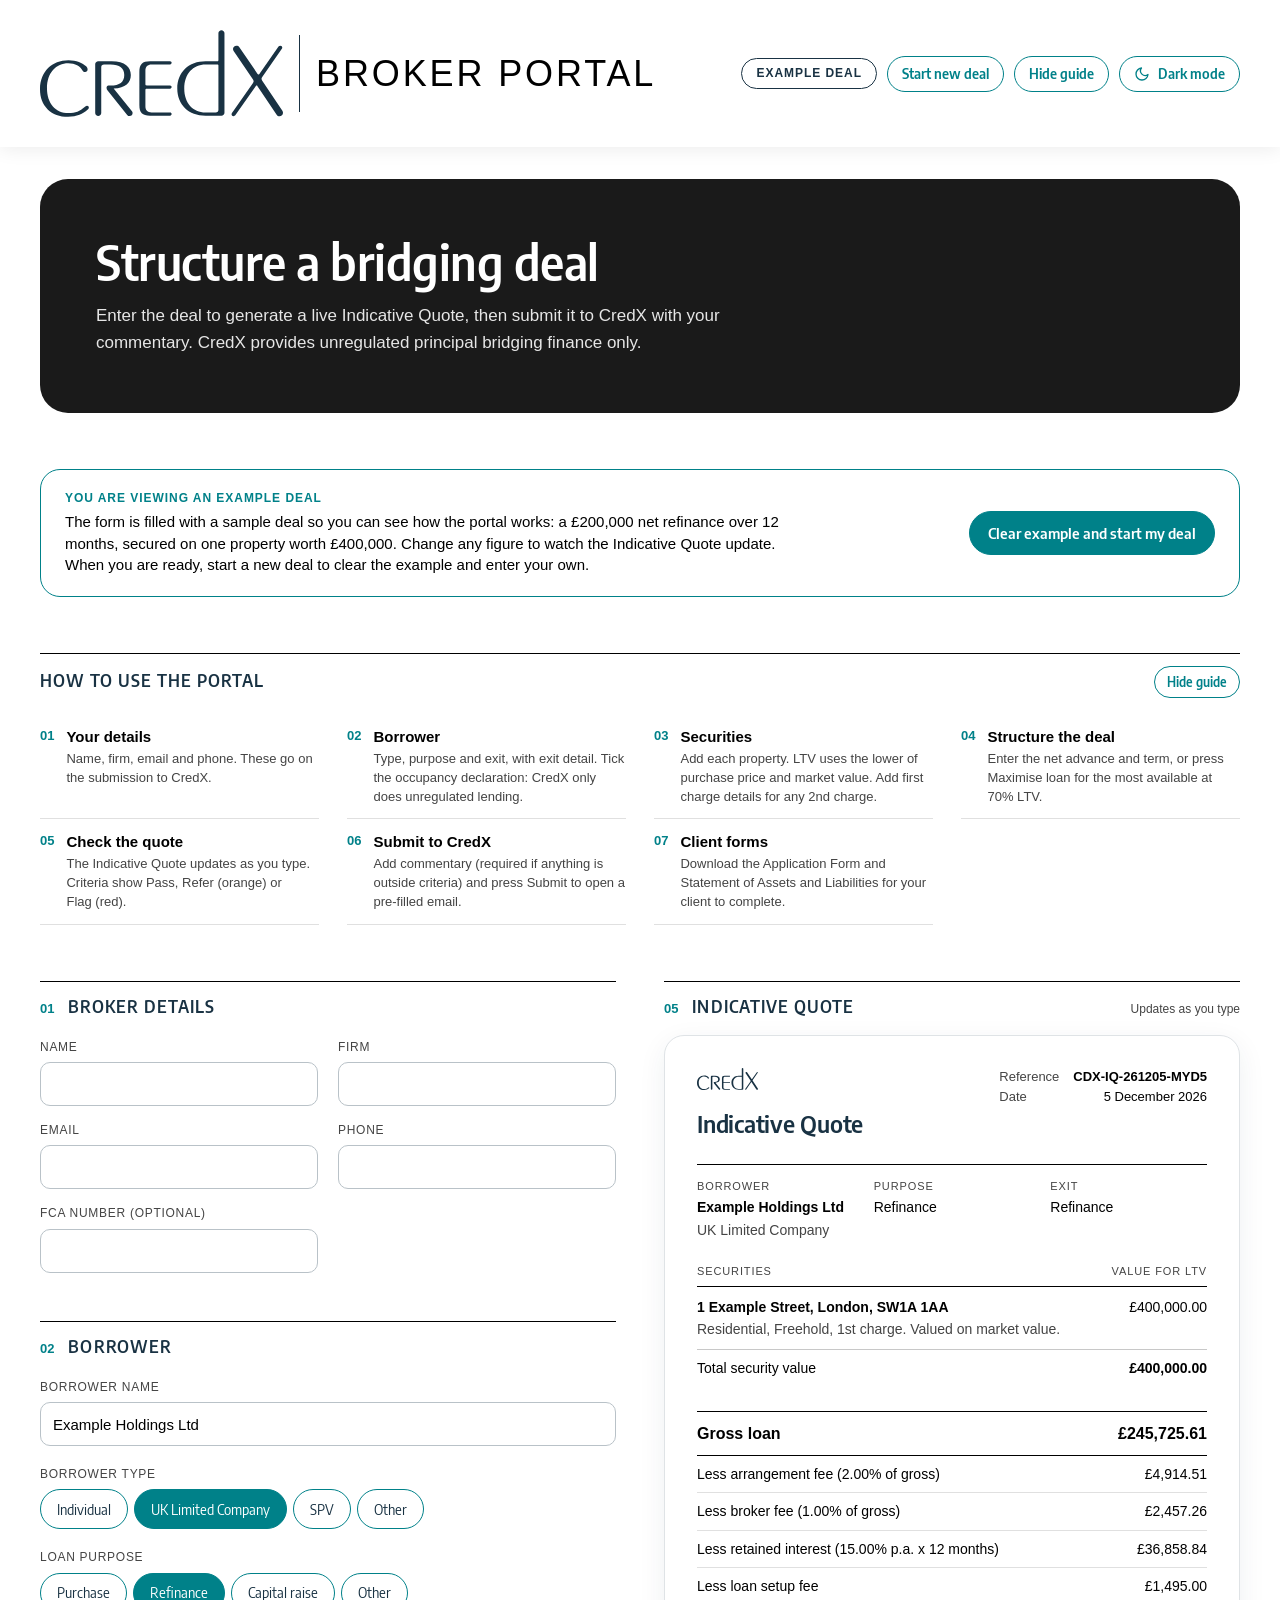
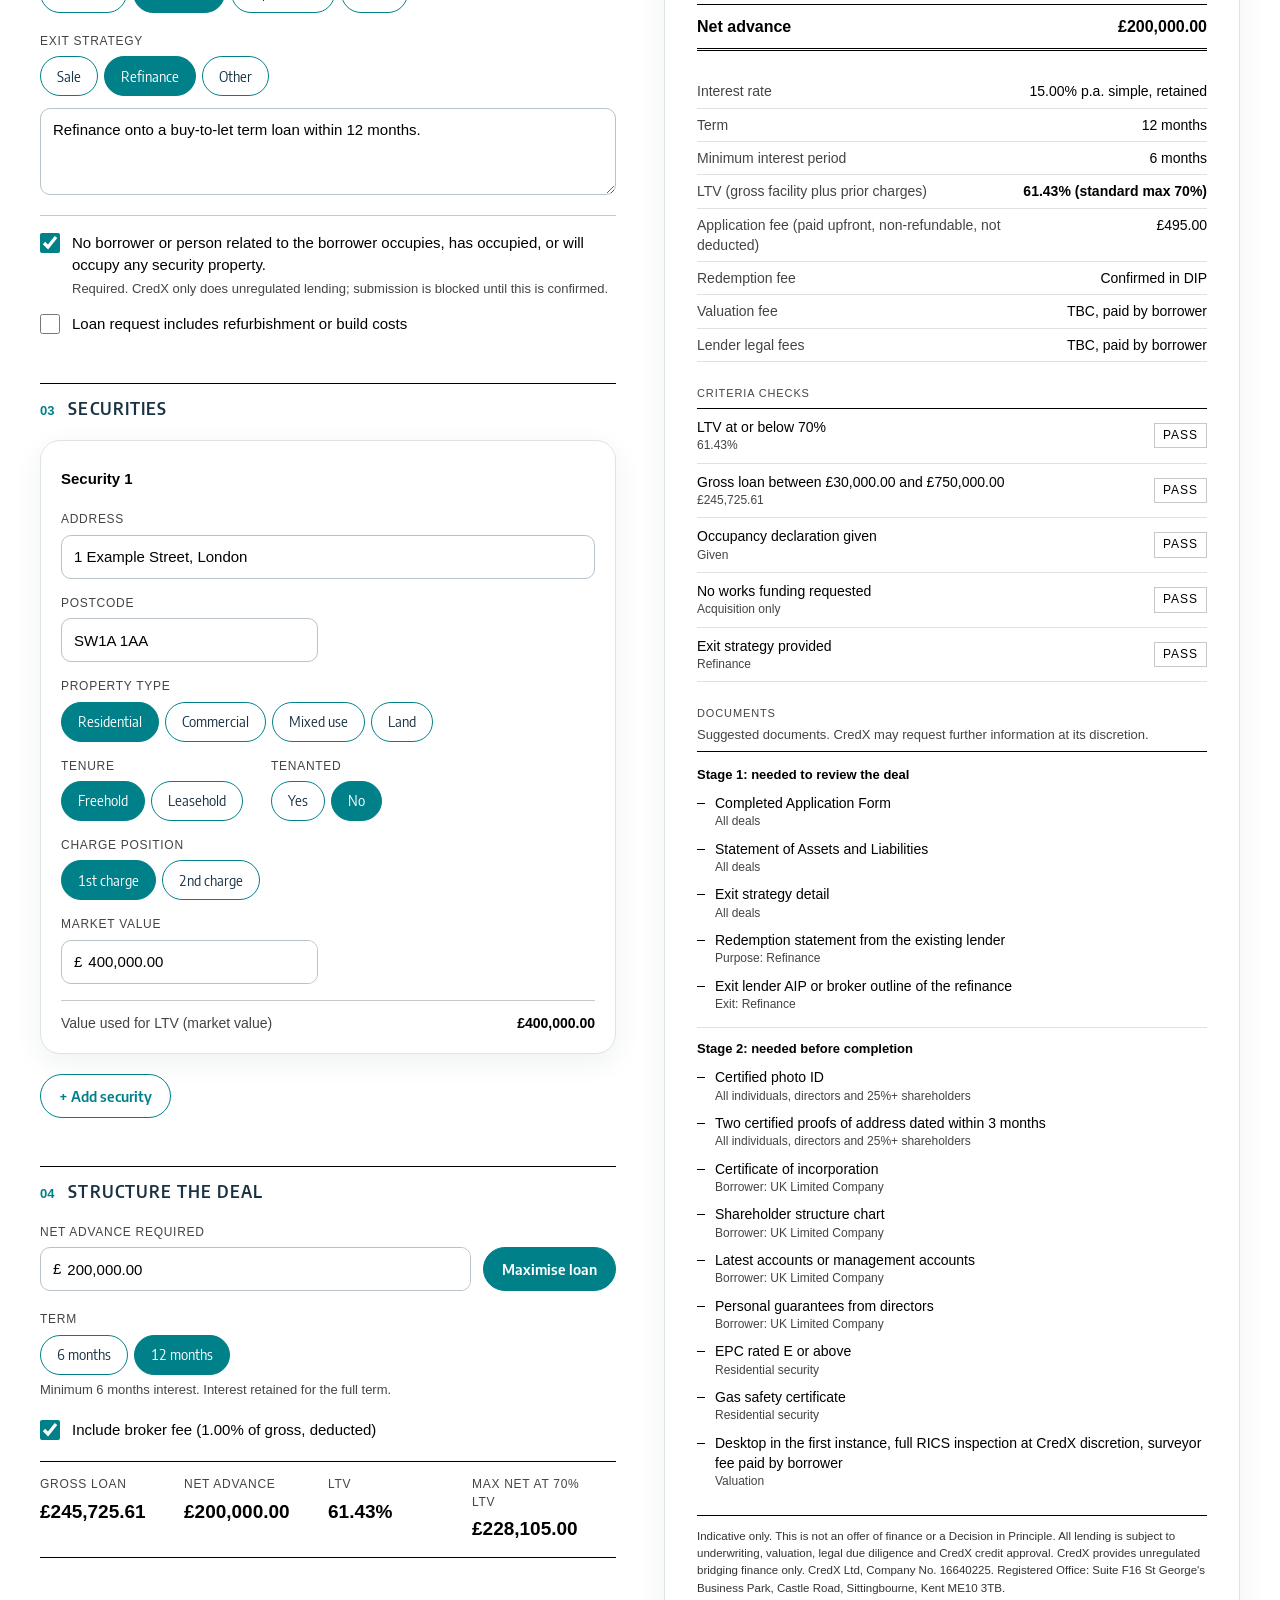
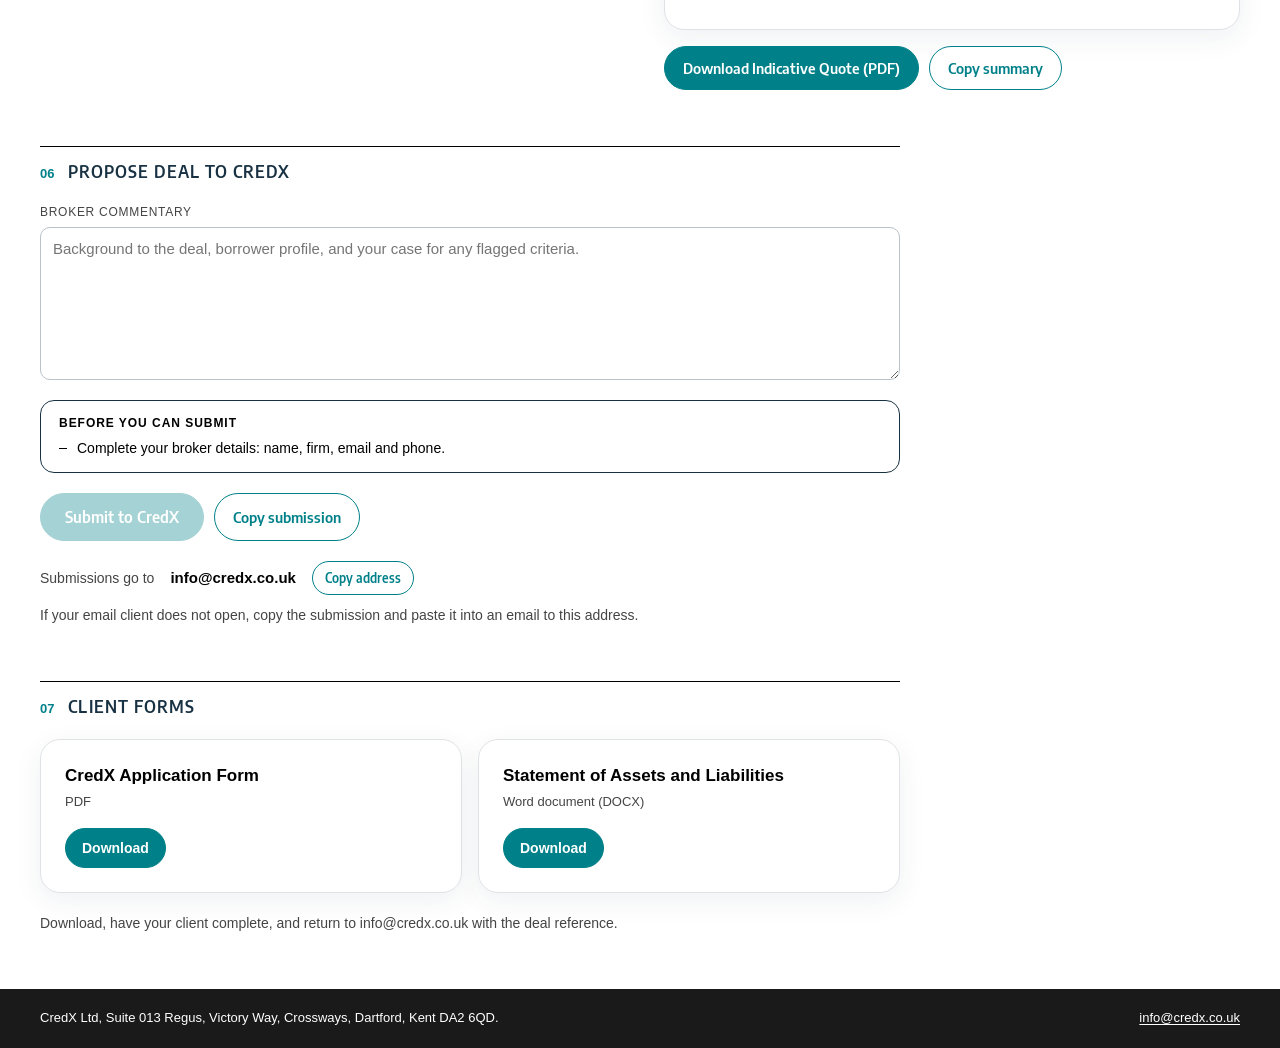
<file: index.html>
<!DOCTYPE html>
<html lang="en-GB">
<head>
<meta charset="utf-8">
<meta name="viewport" content="width=device-width, initial-scale=1">
<title>CredX Broker Portal</title>
<link rel="icon" href="assets/favicon.svg" type="image/svg+xml">
<link rel="apple-touch-icon" href="assets/apple-touch-icon.png">
<link rel="preload" href="assets/fonts/encode-sans-semi-condensed-600.woff2" as="font" type="font/woff2" crossorigin>
<link rel="stylesheet" href="css/portal.css">
<script>
  // Apply a saved light/dark choice before the page paints, so it doesn't flash.
  try { var t = localStorage.getItem('credx.theme'); if (t === 'light' || t === 'dark') document.documentElement.setAttribute('data-theme', t); } catch (e) { /* storage unavailable */ }
</script>
</head>
<body>
<div class="page">

<header class="site-header" data-noprint>
  <div class="wrap">
    <div class="brand">
      <img class="logo-img" src="assets/credx-logo.svg" alt="CredX">
      <span class="divider" aria-hidden="true"></span>
      <span class="title">Broker Portal</span>
    </div>
    <div class="header-actions">
      <span class="tag" id="exampleTag">Example deal</span>
      <button type="button" class="btn btn-sm" data-action="example" id="loadExampleTop">Load example deal</button>
      <button type="button" class="btn btn-sm" data-action="clear">Start new deal</button>
      <button type="button" class="btn btn-sm" data-action="guide" id="guideToggle" aria-controls="guide">Hide guide</button>
      <button type="button" class="btn btn-sm theme-toggle" id="themeToggle" aria-pressed="false">
        <svg class="icon-moon" viewBox="0 0 24 24" fill="none" stroke="currentColor" stroke-width="2" stroke-linecap="round" stroke-linejoin="round" aria-hidden="true"><path d="M21 12.8A9 9 0 1 1 11.2 3a7 7 0 0 0 9.8 9.8z"/></svg>
        <svg class="icon-sun" viewBox="0 0 24 24" fill="none" stroke="currentColor" stroke-width="2" stroke-linecap="round" aria-hidden="true"><circle cx="12" cy="12" r="4"/><path d="M12 2v2M12 20v2M4.9 4.9l1.4 1.4M17.7 17.7l1.4 1.4M2 12h2M20 12h2M4.9 19.1l1.4-1.4M17.7 6.3l1.4-1.4"/></svg>
        <span id="themeLabel">Dark mode</span>
      </button>
    </div>
  </div>
</header>

<main class="wrap">

  <div class="hero" data-noprint>
    <h1>Structure a bridging deal</h1>
    <p>Enter the deal to generate a live Indicative Quote, then submit it to CredX with your commentary. CredX provides unregulated principal bridging finance only.</p>
  </div>

  <div class="banner example" id="exampleBanner" data-noprint>
    <div class="copy">
      <span class="k">You are viewing an example deal</span>
      <span>The form is filled with a sample deal so you can see how the portal works: a £200,000 net refinance over 12 months, secured on one property worth £400,000. Change any figure to watch the Indicative Quote update. When you are ready, start a new deal to clear the example and enter your own.</span>
    </div>
    <button type="button" class="btn btn-primary" data-action="clear">Clear example and start my deal</button>
  </div>
  <div class="banner plain" id="plainBanner" data-noprint>
    <span>Not sure where to start? Load the example deal to see a completed quote, then start a new deal when you are ready.</span>
    <button type="button" class="btn btn-md" data-action="example">Load example deal</button>
  </div>

  <section class="guide" id="guide" data-noprint aria-labelledby="h-guide">
    <div class="sec-head">
      <h2 id="h-guide">How to use the portal</h2>
      <button type="button" class="btn btn-xxs" data-action="guide">Hide guide</button>
    </div>
    <div class="guide-grid">
      <a href="#step1"><span class="num">01</span><span class="txt"><b>Your details</b><small>Name, firm, email and phone. These go on the submission to CredX.</small></span></a>
      <a href="#step2"><span class="num">02</span><span class="txt"><b>Borrower</b><small>Type, purpose and exit, with exit detail. Tick the occupancy declaration: CredX only does unregulated lending.</small></span></a>
      <a href="#step3"><span class="num">03</span><span class="txt"><b>Securities</b><small>Add each property. LTV uses the lower of purchase price and market value. Add first charge details for any 2nd charge.</small></span></a>
      <a href="#step4"><span class="num">04</span><span class="txt"><b>Structure the deal</b><small>Enter the net advance and term, or press Maximise loan for the most available at <span class="max-ltv-text">70%</span> LTV.</small></span></a>
      <a href="#step5"><span class="num">05</span><span class="txt"><b>Check the quote</b><small>The Indicative Quote updates as you type. Criteria show Pass, Refer (orange) or Flag (red).</small></span></a>
      <a href="#step6"><span class="num">06</span><span class="txt"><b>Submit to CredX</b><small>Add commentary (required if anything is outside criteria) and press Submit to open a pre-filled email.</small></span></a>
      <a href="#step7"><span class="num">07</span><span class="txt"><b>Client forms</b><small>Download the Application Form and Statement of Assets and Liabilities for your client to complete.</small></span></a>
    </div>
  </section>
  <div class="banner plain guide-closed" id="guideClosed" data-noprint>
    <span>The step-by-step guide is hidden. Open it again at any time.</span>
    <button type="button" class="btn btn-md" data-action="guide" aria-controls="guide">Show guide</button>
  </div>

  <div class="main-grid">

    <div class="col" data-noprint>

      <!-- 1 BROKER -->
      <section class="block" id="step1" aria-labelledby="h-broker">
        <div class="sec-head"><span class="n">01</span><h2 id="h-broker">Broker details</h2></div>
        <div class="fields">
          <label class="field"><span class="lbl">Name</span><input class="input" data-bind="broker.name" autocomplete="name"></label>
          <label class="field"><span class="lbl">Firm</span><input class="input" data-bind="broker.firm" autocomplete="organization"></label>
          <label class="field"><span class="lbl">Email</span><input class="input" type="email" data-bind="broker.email" autocomplete="email"></label>
          <label class="field"><span class="lbl">Phone</span><input class="input" type="tel" data-bind="broker.phone" autocomplete="tel"></label>
          <label class="field"><span class="lbl">FCA number (optional)</span><input class="input" data-bind="broker.fca"></label>
        </div>
      </section>

      <!-- 2 BORROWER -->
      <section class="block" id="step2" aria-labelledby="h-borrower">
        <div class="sec-head"><span class="n">02</span><h2 id="h-borrower">Borrower</h2></div>
        <label class="field"><span class="lbl">Borrower name</span><input class="input" data-bind="borrower.name"></label>
        <div class="field" role="group" aria-labelledby="l-btype">
          <span class="lbl" id="l-btype">Borrower type</span>
          <div class="seg" data-seg="btype"></div>
        </div>
        <div class="field">
          <span class="lbl" id="l-purpose">Loan purpose</span>
          <div class="seg" data-seg="purpose" role="group" aria-labelledby="l-purpose"></div>
          <label class="check center spaced" id="auctionRow">
            <input type="checkbox" data-bind="borrower.auction">
            <span>Purchase at auction</span>
          </label>
        </div>
        <div class="field">
          <span class="lbl" id="l-exit">Exit strategy</span>
          <div class="seg" data-seg="exit" role="group" aria-labelledby="l-exit"></div>
          <textarea class="textarea" data-bind="borrower.exitDetail" rows="3" style="margin-top:6px" aria-label="Exit detail" placeholder="Exit detail (required): how and when the loan will be repaid"></textarea>
        </div>
        <div class="checks">
          <label class="check">
            <input type="checkbox" data-bind="borrower.occupancy">
            <span class="stack"><span>No borrower or person related to the borrower occupies, has occupied, or will occupy any security property.</span><span class="note">Required. CredX only does unregulated lending; submission is blocked until this is confirmed.</span></span>
          </label>
          <label class="check">
            <input type="checkbox" data-bind="borrower.works">
            <span>Loan request includes refurbishment or build costs</span>
          </label>
          <div class="flagbox" id="worksFlag" role="alert">
            <span class="k">Flag</span>
            <span class="v">CredX does not fund works. Acquisition only.</span>
          </div>
        </div>
      </section>

      <!-- 3 SECURITIES -->
      <section class="block" id="step3" aria-labelledby="h-secs">
        <div class="sec-head"><span class="n">03</span><h2 id="h-secs">Securities</h2></div>
        <div id="secList" style="display:flex;flex-direction:column;gap:20px"></div>
        <div><button type="button" class="btn" id="addSec">+ Add security</button></div>
      </section>

      <!-- 4 STRUCTURE -->
      <section class="block" id="step4" aria-labelledby="h-structure">
        <div class="sec-head"><span class="n">04</span><h2 id="h-structure">Structure the deal</h2></div>
        <div class="net-row">
          <label class="field"><span class="lbl">Net advance required</span><span class="money"><span>£</span><input inputmode="decimal" data-bind="net" data-money placeholder="0.00"></span></label>
          <button type="button" class="btn btn-primary" id="maximise">Maximise loan</button>
        </div>
        <div class="field">
          <span class="lbl" id="l-term">Term</span>
          <div class="seg" data-seg="term" role="group" aria-labelledby="l-term"></div>
          <span class="note" id="termNote"></span>
        </div>
        <label class="check center">
          <input type="checkbox" data-bind="brokerOn">
          <span id="brokerFeeLabel"></span>
        </label>
        <div class="stats" aria-live="polite">
          <div class="stat"><span class="lbl">Gross loan</span><b id="rGross"></b></div>
          <div class="stat"><span class="lbl">Net advance</span><b id="rNet"></b></div>
          <div class="stat"><span class="lbl">LTV</span><b id="rLtv"></b></div>
          <div class="stat"><span class="lbl" id="rMaxLabel"></span><b id="rMax"></b></div>
        </div>
        <span class="note" id="rMsg" style="color:var(--ink)">Security value is not sufficient for a loan at the maximum LTV after prior charges.</span>
      </section>
    </div>

    <!-- 5 INDICATIVE QUOTE -->
    <section class="block quote-block" id="step5" aria-labelledby="h-quote">
      <div class="sec-head" data-noprint><span class="n">05</span><h2 id="h-quote">Indicative Quote</h2><span class="aside">Updates as you type</span></div>
      <article class="quote card">
        <div class="q-head">
          <div class="logo">
            <img class="logo-img" src="assets/credx-logo.svg" alt="CredX">
            <h3>Indicative Quote</h3>
          </div>
          <div class="q-meta">
            <span>Reference</span><span class="strong" id="qRef"></span>
            <span>Date</span><span id="qDate"></span>
          </div>
        </div>

        <div class="q-parties">
          <div><span class="cap">Borrower</span><span class="strong" id="qBorrower"></span><span class="muted" id="qBorrowerType"></span></div>
          <div><span class="cap">Purpose</span><span id="qPurpose"></span></div>
          <div><span class="cap">Exit</span><span id="qExit"></span></div>
        </div>

        <div class="q-list">
          <div class="head cap cap-rule"><span>Securities</span><span>Value for LTV</span></div>
          <div id="qSecs"></div>
          <div class="row"><span>Total security value</span><span class="strong" id="qTotal"></span></div>
          <div class="row tight" id="qPriorRow"><span>Total prior charges</span><span id="qPrior"></span></div>
        </div>

        <div class="q-list">
          <div class="row total"><span>Gross loan</span><span id="qGross"></span></div>
          <div class="row hair"><span id="qArrLabel"></span><span id="qArr"></span></div>
          <div class="row hair" id="qBrkRow"><span id="qBrkLabel"></span><span id="qBrk"></span></div>
          <div class="row hair"><span id="qIntLabel"></span><span id="qInt"></span></div>
          <div class="row rule"><span>Less loan setup fee</span><span id="qSetup"></span></div>
          <div class="row net"><span>Net advance</span><span id="qNet"></span></div>
        </div>

        <div class="terms">
          <span>Interest rate</span><span id="qRate"></span>
          <span>Term</span><span id="qTerm"></span>
          <span>Minimum interest period</span><span id="qMinInt"></span>
          <span>LTV (gross facility plus prior charges)</span><span class="strong" id="qLtv"></span>
          <span>Application fee (paid upfront, non-refundable, not deducted)</span><span id="qAppFee"></span>
          <span>Redemption fee</span><span id="qRedemption"></span>
          <span>Valuation fee</span><span id="qValuation"></span>
          <span>Lender legal fees</span><span id="qLegal"></span>
        </div>

        <div class="q-list">
          <div class="cap cap-rule">Criteria checks</div>
          <div id="qCriteria"></div>
        </div>

        <div class="docs">
          <div class="head">
            <span class="cap">Documents</span>
            <span class="note">Suggested documents. CredX may request further information at its discretion.</span>
          </div>
          <div class="stage"><b>Stage 1: needed to review the deal</b><div class="bullets" id="qDocs1"></div></div>
          <div class="stage"><b>Stage 2: needed before completion</b><div class="bullets" id="qDocs2"></div></div>
        </div>

        <p class="disclaimer">Indicative only. This is not an offer of finance or a Decision in Principle. All lending is subject to underwriting, valuation, legal due diligence and CredX credit approval. CredX provides unregulated bridging finance only. CredX Ltd, Company No. 16640225. Registered Office: Suite F16 St George's Business Park, Castle Road, Sittingbourne, Kent ME10 3TB.</p>
      </article>
      <div class="actions" data-noprint>
        <button type="button" class="btn btn-primary" id="printQuote">Download Indicative Quote (PDF)</button>
        <button type="button" class="btn" id="copySummary" data-label="Copy summary">Copy summary</button>
      </div>
    </section>
  </div>

  <!-- 6 PROPOSE -->
  <section class="block narrow" id="step6" data-noprint aria-labelledby="h-propose">
    <div class="sec-head"><span class="n">06</span><h2 id="h-propose">Propose deal to CredX</h2></div>
    <label class="field">
      <span class="lbl" id="commentaryLabel">Broker commentary</span>
      <textarea class="textarea" data-bind="commentary" rows="6" placeholder="Background to the deal, borrower profile, and your case for any flagged criteria."></textarea>
    </label>
    <div class="blockers" id="blockers">
      <span class="k">Before you can submit</span>
      <div class="bullets" id="blockerList"></div>
    </div>
    <div class="actions">
      <button type="button" class="btn btn-primary btn-lg" id="submitDeal">Submit to CredX</button>
      <button type="button" class="btn btn-tall" id="copySubmission" data-label="Copy submission">Copy submission</button>
    </div>
    <p class="done" id="submitted" role="status">Your email is ready to send. CredX will review the deal and, if suitable, issue a formal DIP.</p>
    <div class="sendto">
      <span class="muted">Submissions go to</span>
      <span class="addr" id="submitEmail"></span>
      <button type="button" class="btn btn-xs" id="copyEmail" data-label="Copy address">Copy address</button>
      <span class="full">If your email client does not open, copy the submission and paste it into an email to this address.</span>
    </div>
  </section>

  <!-- 7 FORMS -->
  <section class="block narrow" id="step7" data-noprint aria-labelledby="h-forms">
    <div class="sec-head"><span class="n">07</span><h2 id="h-forms">Client forms</h2></div>
    <div class="form-grid">
      <div class="form-card card">
        <div><span class="name">CredX Application Form</span><span class="note">PDF</span></div>
        <a class="dl" id="formApp" download>Download</a>
      </div>
      <div class="form-card card">
        <div><span class="name">Statement of Assets and Liabilities</span><span class="note">Word document (DOCX)</span></div>
        <a class="dl" id="formSal" download>Download</a>
      </div>
    </div>
    <p class="muted" style="margin:0;font-size:14px">Download, have your client complete, and return to <span class="submit-email-text"></span> with the deal reference.</p>
  </section>
</main>

<footer class="site-footer" data-noprint>
  <div class="wrap">
    <span>CredX Ltd, Suite 013 Regus, Victory Way, Crossways, Dartford, Kent DA2 6QD.</span>
    <a id="footerEmail"></a>
  </div>
</footer>
</div>

<script src="js/config.js"></script>
<script src="js/calc.js"></script>
<script src="js/app.js"></script>
</body>
</html>
</file>
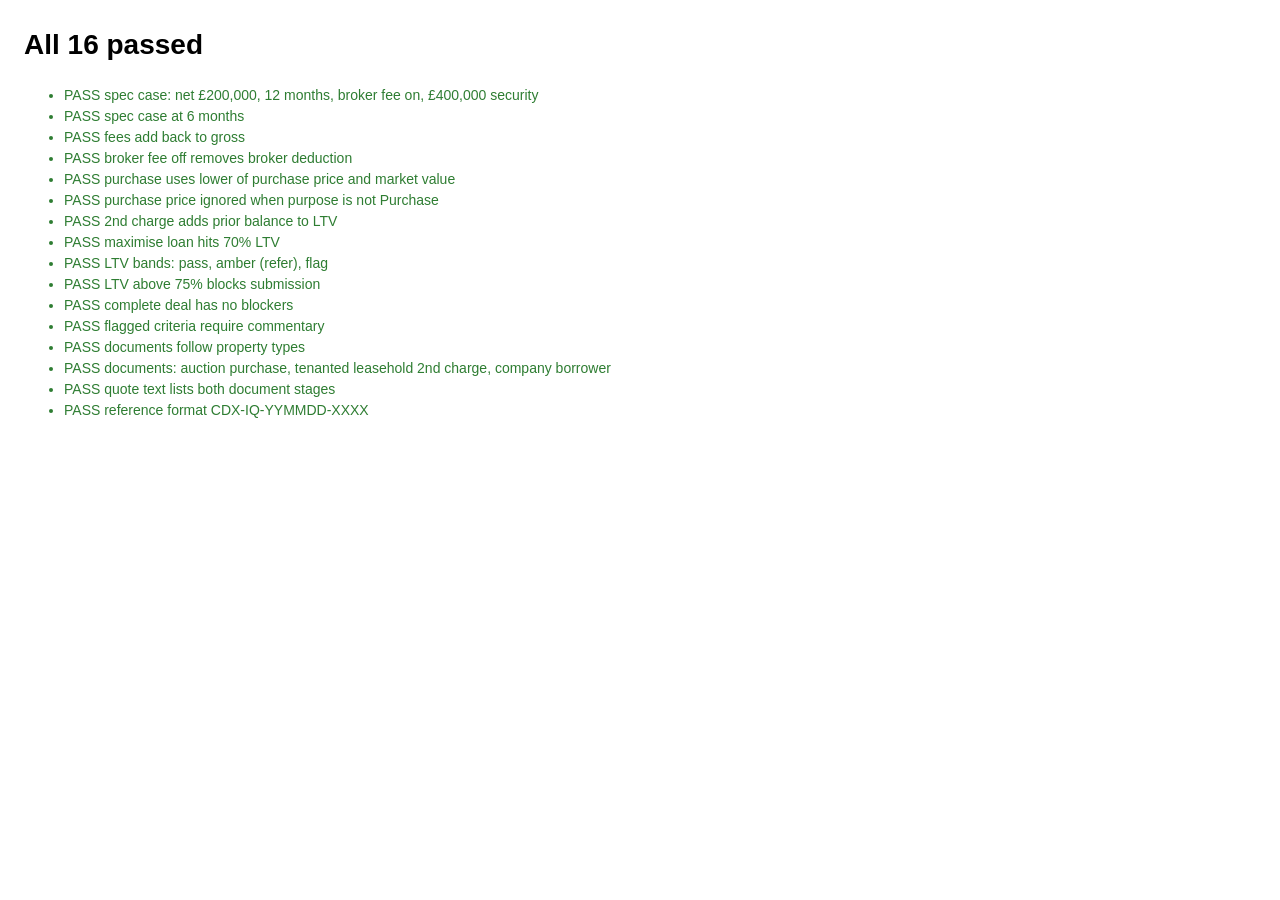
<file: test/calc.test.html>
<!DOCTYPE html>
<html lang="en-GB">
<head>
<meta charset="utf-8">
<title>CredX calc tests</title>
<style>body{font:14px/1.5 "Segoe UI",sans-serif;margin:24px}.pass{color:#2e7d32}.fail{color:#C62828;font-weight:600}</style>
</head>
<body>
<h1 id="summary">Running…</h1>
<ul id="results"></ul>
<script src="../js/config.js"></script>
<script src="../js/calc.js"></script>
<script>
(function () {
  var C = window.CREDX_CONFIG, X = window.CredXCalc, results = [];
  function test(name, fn) { try { fn(); results.push([true, name]); } catch (e) { results.push([false, name + ': ' + e.message]); } }
  function eq(a, b, what) { if (a !== b) throw new Error((what || 'value') + ' expected ' + JSON.stringify(b) + ', got ' + JSON.stringify(a)); }
  function deal(patch, secPatch) {
    var d = X.blankDeal(C);
    d.broker = { name: 'A', firm: 'B', email: 'c@d.e', phone: '1', fca: '' };
    d.borrower = { name: 'Borrower Ltd', type: 'SPV', purpose: 'Refinance', exitType: 'Sale', exitDetail: 'Sell in 9 months', occupancy: true, works: false };
    d.secs[0] = Object.assign(d.secs[0], { address: '1 High St', mv: '400,000.00' }, secPatch || {});
    return Object.assign(d, patch || {});
  }

  test('spec case: net £200,000, 12 months, broker fee on, £400,000 security', function () {
    var k = X.calc(deal({ net: '200,000.00' }), C);
    eq(X.gbp(k.gross), '£245,725.61', 'gross'); eq(X.pct(k.ltv), '61.43%', 'LTV'); eq(X.gbp(k.net), '£200,000.00', 'net');
  });
  test('spec case at 6 months', function () {
    eq(X.gbp(X.calc(deal({ net: '200,000.00', term: 6 }), C).gross), '£225,134.08');
  });
  test('fees add back to gross', function () {
    var k = X.calc(deal({ net: '123,456.78' }), C);
    eq(X.r2(k.arr + k.brk + k.int + k.setup + k.net), k.gross);
  });
  test('broker fee off removes broker deduction', function () {
    var k = X.calc(deal({ net: '200,000.00', brokerOn: false }), C);
    eq(k.brk, 0, 'broker fee'); eq(X.gbp(k.gross), X.gbp((200000 + 1495) / 0.83), 'gross');
  });
  test('purchase uses lower of purchase price and market value', function () {
    var d = deal({ net: '200,000.00' }, { pp: '350,000.00' }); d.borrower.purpose = 'Purchase';
    var k = X.calc(d, C);
    eq(k.totalValue, 350000); eq(k.secs[0].basis, 'purchase price');
  });
  test('purchase price ignored when purpose is not Purchase', function () {
    eq(X.calc(deal({ net: '1' }, { pp: '100,000.00' }), C).totalValue, 400000);
  });
  test('2nd charge adds prior balance to LTV', function () {
    var k = X.calc(deal({ net: '200,000.00' }, { charge: '2nd', firstBalance: '30,000.00' }), C);
    eq(X.pct(k.ltv), X.pct((k.gross + 30000) / 400000));
  });
  test('maximise loan hits 70% LTV', function () {
    var k = X.calc(deal({ net: '1' }), C);
    eq(k.maxNet, 228105, 'max net');
    var k2 = X.calc(deal({ net: X.plain(k.maxNet) }), C);
    eq(k2.ltv <= C.maxLTV + 1e-9, true, 'within 70%');
  });
  test('LTV bands: pass, amber (refer), flag', function () {
    eq(X.ltvLevel(0.70, C), 'pass'); eq(X.ltvLevel(0.72, C), 'amber'); eq(X.ltvLevel(0.76, C), 'flag');
  });
  test('LTV above 75% blocks submission', function () {
    var d = deal({ net: '300,000.00', commentary: 'case' });
    eq(X.blockers(X.calc(d, C), d).some(function (b) { return /75% maximum/.test(b); }), true);
  });
  test('complete deal has no blockers', function () {
    var d = deal({ net: '200,000.00' });
    eq(X.blockers(X.calc(d, C), d).length, 0);
  });
  test('flagged criteria require commentary', function () {
    var d = deal({ net: '200,000.00' }); d.borrower.works = true;
    eq(X.blockers(X.calc(d, C), d).some(function (b) { return /commentary/.test(b); }), true);
  });
  function docText(d) {
    var D = X.docs(X.calc(d, C), d), t = function (x) { return x.text; };
    return { s1: D.s1.map(t).join('|'), s2: D.s2.map(t).join('|') };
  }
  test('documents follow property types', function () {
    var docs = docText(deal({}, { type: 'Commercial' }));
    eq(/Asbestos/.test(docs.s2) && !/EPC/.test(docs.s2), true, 'commercial');
    docs = docText(deal({}, { type: 'Residential' }));
    eq(/EPC/.test(docs.s2) && !/Asbestos/.test(docs.s2), true, 'residential');
    docs = docText(deal({}, { type: 'Land' }));
    eq(/EPC|Asbestos/.test(docs.s2), false, 'land');
  });
  test('documents: auction purchase, tenanted leasehold 2nd charge, company borrower', function () {
    var d = deal({}, { tenure: 'Leasehold', tenanted: 'Yes', charge: '2nd' });
    d.borrower.purpose = 'Purchase'; d.borrower.auction = true;
    var docs = docText(d);
    eq(/Auction legal pack/.test(docs.s1) && /Memorandum of sale/.test(docs.s1), true, 'auction purchase');
    eq(/first charge mortgage statement/.test(docs.s1), true, '2nd charge stage 1');
    eq(/Copy of lease/.test(docs.s2) && /Rent schedule/.test(docs.s2) && /First charge lender consent/.test(docs.s2), true, 'stage 2 security docs');
    eq(/Certificate of incorporation/.test(docs.s2), true, 'SPV docs');
    d.borrower.purpose = 'Refinance';
    eq(/Auction/.test(docText(d).s1), false, 'auction only for purchase');
  });
  test('quote text lists both document stages', function () {
    var d = deal({ net: '200,000.00' }), t = X.quoteText(X.calc(d, C), d, true);
    eq(/Stage 1: needed to review the deal[\s\S]*\[ \] Completed Application Form \(All deals\)[\s\S]*Stage 2: needed before completion/.test(t), true);
  });
  test('reference format CDX-IQ-YYMMDD-XXXX', function () {
    eq(/^CDX-IQ-\d{6}-[A-HJ-NP-Z2-9]{4}$/.test(X.makeRef()), true);
  });

  var failed = results.filter(function (r) { return !r[0]; }).length;
  document.getElementById('results').innerHTML = results.map(function (r) { return '<li class="' + (r[0] ? 'pass' : 'fail') + '">' + (r[0] ? 'PASS ' : 'FAIL ') + r[1].replace(/</g, '&lt;') + '</li>'; }).join('');
  document.getElementById('summary').textContent = failed ? failed + ' of ' + results.length + ' failed' : 'All ' + results.length + ' passed';
})();
</script>
</body>
</html>
</file>
<file: css/portal.css>
/* Encode Sans Semi Condensed (SIL Open Font License), Latin subset, self-hosted.
   Only the two weights the design uses are shipped. */
@font-face {
  font-family: 'Encode Sans Semi Condensed';
  font-style: normal;
  font-weight: 400;
  font-display: swap;
  src: url('../assets/fonts/encode-sans-semi-condensed-400.woff2') format('woff2');
  unicode-range: U+0000-00FF, U+0131, U+0152-0153, U+02BB-02BC, U+02C6, U+02DA, U+02DC, U+0304, U+0308, U+0329, U+2000-206F, U+20AC, U+2122, U+2191, U+2193, U+2212, U+2215, U+FEFF, U+FFFD;
}
@font-face {
  font-family: 'Encode Sans Semi Condensed';
  font-style: normal;
  font-weight: 600;
  font-display: swap;
  src: url('../assets/fonts/encode-sans-semi-condensed-600.woff2') format('woff2');
  unicode-range: U+0000-00FF, U+0131, U+0152-0153, U+02BB-02BC, U+02C6, U+02DA, U+02DC, U+0304, U+0308, U+0329, U+2000-206F, U+20AC, U+2122, U+2191, U+2193, U+2212, U+2215, U+FEFF, U+FFFD;
}

/* ===== Theme colours =====
   Light is the default and is always used for print. Dark applies on screen only:
   when the broker picks it, or when their device is set to dark and they haven't chosen. */
:root {
  color-scheme: light;
  --bg: #fff;             /* page */
  --surface: #fff;        /* inputs, cards, unselected options */
  --ink: #000;            /* text and strong rules */
  --muted: #444;          /* secondary text */
  --fine: #333;           /* small print */
  --heading: #193243;     /* navy headings and outlines */
  --accent: #008189;      /* teal text, outlines, links */
  --accent-fill: #008189; /* teal button and selected-option fill */
  --on-accent: #fff;
  --accent-ring: rgba(0, 129, 137, .18);
  --band: #1a1a1a;        /* intro banner and footer */
  --band-ink: #fff;
  --band-muted: #e6e6e6;
  --rule: #c8c8c8;
  --hair: #e0e0e0;
  --field: #b9c2c8;
  --card: #dfe3e6;
  --shadow: 0 8px 28px rgba(25, 50, 67, .07);
  --header-shadow: 0 2px 18px rgba(0, 0, 0, .08);
  --amber: #B45309;
  --red: #C62828;
  --logo-filter: none;
  --gutter: clamp(16px, 4vw, 40px);
  --display: "Encode Sans Semi Condensed", Aptos, "Segoe UI", Calibri, sans-serif;
}
@media screen {
  :root[data-theme="dark"] {
    color-scheme: dark;
    --bg: #0f1518;
    --surface: #172127;
    --ink: #e6ebee;
    --muted: #a9b4bb;
    --fine: #a9b4bb;
    --heading: #cfe3ea;
    --accent: #4cc3c9;
    --accent-fill: #008189;
    --on-accent: #fff;
    --accent-ring: rgba(76, 195, 201, .28);
    --band: #1b262d;
    --band-ink: #fff;
    --band-muted: #c9d3d8;
    --rule: #3a4851;
    --hair: #27343c;
    --field: #4a5a64;
    --card: #2a3841;
    --shadow: 0 8px 28px rgba(0, 0, 0, .35);
    --header-shadow: 0 2px 18px rgba(0, 0, 0, .5);
    --amber: #F2A444;
    --red: #FF7A7A;
    --logo-filter: brightness(0) invert(1);
  }
}
@media screen and (prefers-color-scheme: dark) {
  :root:not([data-theme="light"]) {
    color-scheme: dark;
    --bg: #0f1518;
    --surface: #172127;
    --ink: #e6ebee;
    --muted: #a9b4bb;
    --fine: #a9b4bb;
    --heading: #cfe3ea;
    --accent: #4cc3c9;
    --accent-fill: #008189;
    --on-accent: #fff;
    --accent-ring: rgba(76, 195, 201, .28);
    --band: #1b262d;
    --band-ink: #fff;
    --band-muted: #c9d3d8;
    --rule: #3a4851;
    --hair: #27343c;
    --field: #4a5a64;
    --card: #2a3841;
    --shadow: 0 8px 28px rgba(0, 0, 0, .35);
    --header-shadow: 0 2px 18px rgba(0, 0, 0, .5);
    --amber: #F2A444;
    --red: #FF7A7A;
    --logo-filter: brightness(0) invert(1);
  }
}

html, body { margin: 0; padding: 0; background: var(--bg); color: var(--ink); }
body { font-family: Aptos, "Segoe UI", Calibri, sans-serif; font-variant-numeric: tabular-nums; -webkit-text-size-adjust: 100%; }
* { box-sizing: border-box; }
a { color: var(--accent); text-decoration: underline; text-underline-offset: 2px; }
a:hover { color: var(--heading); text-decoration-thickness: 2px; }
input, textarea, select { font-family: inherit; font-variant-numeric: tabular-nums; }
button, h1, h2, h3 { font-family: var(--display); font-variant-numeric: tabular-nums; }
input[type=checkbox] { accent-color: var(--accent-fill); }
[hidden] { display: none !important; }
section[id^="step"] { scroll-margin-top: 16px; }
@media (prefers-reduced-motion: no-preference) { html { scroll-behavior: smooth; } }
.logo-img { filter: var(--logo-filter); }

.page { min-height: 100vh; display: flex; flex-direction: column; font-size: 15px; line-height: 1.45; }
.wrap { max-width: 1280px; margin: 0 auto; width: 100%; }

/* Header */
.site-header { background: var(--bg); box-shadow: var(--header-shadow); position: relative; z-index: 20; }
.site-header .wrap { padding: 18px var(--gutter); display: flex; flex-wrap: wrap; align-items: center; justify-content: space-between; gap: 16px; }
.brand { display: flex; align-items: center; gap: 16px; min-width: 0; }
.brand img { width: 243px; max-width: 42vw; height: auto; aspect-ratio: 243 / 111; object-fit: contain; display: block; }
.brand .divider { width: 1px; height: 77px; max-height: 18vw; background: var(--heading); flex: none; }
.brand .title { letter-spacing: .08em; text-transform: uppercase; font-size: clamp(18px, 4.5vw, 36px); line-height: 1.1; }
.header-actions { display: flex; flex-wrap: wrap; align-items: center; gap: 10px; }
.tag { flex: none; white-space: nowrap; border: 1.5px solid var(--heading); color: var(--heading); border-radius: 999px; font-weight: 600; padding: 6px 14px; font-size: 12px; letter-spacing: .08em; text-transform: uppercase; }
.theme-toggle { display: inline-flex; align-items: center; gap: 8px; }
.theme-toggle svg { width: 16px; height: 16px; flex: none; }

/* Buttons: teal outline pill by default, filled teal for primary */
.btn { flex: none; white-space: nowrap; height: 44px; padding: 0 18px; border: 1.5px solid var(--accent); border-radius: 999px; background: var(--surface); color: var(--accent); font-size: 15px; font-weight: 600; cursor: pointer; }
.btn:hover { text-decoration: underline; }
.btn:focus-visible, .seg button:focus-visible, .dl:focus-visible, .guide a:focus-visible { outline: 2px solid var(--accent); outline-offset: 2px; }
.btn-sm { height: 36px; padding: 0 14px; font-size: 14px; }
.btn-md { height: 40px; padding: 0 16px; font-size: 14px; }
.btn-xs { height: 34px; padding: 0 12px; font-size: 13px; }
.btn-xxs { height: 32px; padding: 0 12px; font-size: 13px; }
.btn-primary { border: 1px solid var(--accent-fill); background: var(--accent-fill); color: var(--on-accent); }
.btn-lg { height: 48px; padding: 0 24px; font-size: 16px; }
.btn-tall { height: 48px; }
.btn[disabled] { opacity: .35; cursor: not-allowed; }
.btn[disabled]:hover { text-decoration: none; }

/* Layout */
main.wrap { flex: 1; padding: 32px var(--gutter) 56px; display: flex; flex-direction: column; gap: 56px; }
.hero { display: flex; flex-direction: column; gap: 12px; background: var(--band); color: var(--band-ink); border-radius: 28px; padding: clamp(28px, 5vw, 56px); }
.hero h1 { margin: 0; color: var(--band-ink); font-size: clamp(30px, 5vw, 48px); font-weight: 600; letter-spacing: -.01em; line-height: 1.15; }
.hero p { margin: 0; max-width: 720px; color: var(--band-muted); font-size: 17px; line-height: 1.6; text-wrap: pretty; }

.banner { border-radius: 20px; display: flex; flex-wrap: wrap; align-items: center; justify-content: space-between; }
.banner.example { border: 1.5px solid var(--accent); padding: 20px 24px; gap: 16px 24px; }
.banner.example .copy { display: flex; flex-direction: column; gap: 4px; max-width: 720px; flex: 1 1 320px; min-width: 0; }
.banner.example .k { font-size: 12px; font-weight: 700; letter-spacing: .08em; text-transform: uppercase; color: var(--accent); }
.banner.example .copy span:last-child { min-width: 0; text-wrap: pretty; }
.banner.plain { border: 1px solid var(--card); padding: 16px 24px; gap: 12px 24px; }
.banner.plain > span { flex: 1 1 320px; min-width: 0; color: var(--muted); }

.guide { display: flex; flex-direction: column; gap: 16px; }
.guide .sec-head { justify-content: space-between; }
.guide-grid { display: grid; grid-template-columns: repeat(auto-fit, minmax(min(100%, 220px), 1fr)); gap: 0 28px; }
.guide a { display: flex; gap: 12px; align-items: flex-start; padding: 12px 0; border-bottom: 1px solid var(--hair); color: var(--ink); text-decoration: none; }
.guide a:hover { text-decoration: underline; color: var(--ink); }
.guide .num { flex: none; font-size: 13px; font-weight: 600; color: var(--accent); margin-top: 1px; }
.guide .txt { display: flex; flex-direction: column; gap: 2px; min-width: 0; }
.guide .txt b { font-weight: 600; }
.guide .txt small { font-size: 13px; color: var(--muted); text-wrap: pretty; }

.main-grid { display: grid; grid-template-columns: repeat(auto-fit, minmax(min(100%, 500px), 1fr)); gap: 48px; align-items: start; }
.col { display: flex; flex-direction: column; gap: 48px; min-width: 0; }
.narrow { max-width: 860px; }

section.block { display: flex; flex-direction: column; gap: 20px; min-width: 0; }
section.quote-block { gap: 16px; }
.sec-head { display: flex; align-items: baseline; gap: 14px; border-top: 1px solid var(--ink); padding-top: 12px; }
.sec-head .n { font-size: 13px; color: var(--accent); font-weight: 600; }
.sec-head h2 { margin: 0; flex: none; white-space: nowrap; color: var(--heading); font-size: 17px; font-weight: 600; letter-spacing: .06em; text-transform: uppercase; }
.sec-head .aside { margin-left: auto; font-size: 12px; color: var(--muted); }

/* Fields */
.fields { display: grid; grid-template-columns: repeat(auto-fill, minmax(min(100%, 220px), 1fr)); gap: 16px 20px; }
.fields.sm { grid-template-columns: repeat(auto-fill, minmax(min(100%, 200px), 1fr)); }
.fields .full { grid-column: 1 / -1; }
.field { display: flex; flex-direction: column; gap: 6px; min-width: 0; }
.lbl { font-size: 12px; letter-spacing: .06em; text-transform: uppercase; color: var(--muted); }
.input, .textarea { width: 100%; border: 1px solid var(--field); border-radius: 10px; font-size: 15px; background: var(--surface); color: var(--ink); outline: none; }
.input { height: 44px; padding: 0 12px; }
.textarea { padding: 10px 12px; line-height: 1.45; resize: vertical; }
.input:focus, .textarea:focus, .money:focus-within { border-color: var(--accent); box-shadow: 0 0 0 3px var(--accent-ring); }
.upper { text-transform: uppercase; }
.money { display: flex; align-items: center; border: 1px solid var(--field); border-radius: 10px; overflow: hidden; height: 44px; background: var(--surface); }
.money span { padding: 0 0 0 12px; }
.money input { flex: 1; min-width: 0; height: 42px; padding: 0 12px 0 6px; border: none; font-size: 15px; background: var(--surface); color: var(--ink); outline: none; }

.seg { display: flex; flex-wrap: wrap; gap: 6px; }
.seg button { flex: none; white-space: nowrap; min-height: 40px; padding: 0 16px; border: 1px solid var(--accent); border-radius: 999px; font-size: 14px; cursor: pointer; background: var(--surface); color: var(--heading); }
.seg button[aria-pressed="true"] { border-color: var(--accent-fill); background: var(--accent-fill); color: var(--on-accent); }
.seg-row { display: flex; flex-wrap: wrap; gap: 16px 28px; }

.checks { display: flex; flex-direction: column; gap: 14px; border-top: 1px solid var(--rule); padding-top: 16px; }
.check { display: flex; gap: 12px; align-items: flex-start; cursor: pointer; }
.check.center { align-items: center; }
.check input { width: 20px; height: 20px; margin: 1px 0 0; flex: none; }
.check.center input { margin: 0; }
.check.spaced { margin-top: 6px; }
.check .stack { display: flex; flex-direction: column; gap: 4px; }
.note { font-size: 13px; color: var(--muted); }
.flagbox { border: 2px solid var(--red); color: var(--red); border-radius: 14px; padding: 12px 18px; display: flex; gap: 14px; align-items: baseline; }
.flagbox .k { font-size: 12px; font-weight: 700; letter-spacing: .1em; text-transform: uppercase; }
.flagbox .v { font-weight: 600; }

/* Cards */
.card { border: 1px solid var(--card); border-radius: 20px; box-shadow: var(--shadow); background: var(--surface); }

/* Securities */
.sec-card { display: flex; flex-direction: column; gap: 16px; padding: 20px; }
.sec-card .top { display: flex; justify-content: space-between; align-items: center; gap: 12px; min-height: 34px; }
.sec-card .top span { font-weight: 600; }
.ltv-line { display: flex; justify-content: space-between; gap: 12px; border-top: 1px solid var(--rule); padding-top: 12px; font-size: 14px; }
.ltv-line span:first-child { color: var(--muted); }
.ltv-line span:last-child { font-weight: 600; white-space: nowrap; }

/* Structure */
.net-row { display: flex; flex-wrap: wrap; gap: 12px; align-items: flex-end; }
.net-row .field { flex: 1 1 240px; }
.stats { display: grid; grid-template-columns: repeat(auto-fit, minmax(min(100%, 130px), 1fr)); border-top: 1px solid var(--ink); border-bottom: 1px solid var(--ink); }
.stat { padding: 14px 12px 14px 0; display: flex; flex-direction: column; gap: 4px; }
.stat b { font-size: 19px; font-weight: 600; }

/* Quote */
.quote { padding: clamp(18px, 3vw, 32px); display: flex; flex-direction: column; gap: 24px; }
.q-head { display: flex; justify-content: space-between; align-items: flex-start; gap: 16px; flex-wrap: wrap; }
.q-head .logo { display: flex; flex-direction: column; gap: 6px; }
.q-head img { height: 22px; width: auto; display: block; align-self: flex-start; }
.q-head h3 { margin: 10px 0 0; font-size: 24px; font-weight: 600; color: var(--heading); letter-spacing: -.01em; }
.q-meta { display: grid; grid-template-columns: auto auto; gap: 2px 14px; font-size: 13px; }
.q-meta span:nth-child(odd) { color: var(--muted); }
.q-meta span:nth-child(even) { text-align: right; white-space: nowrap; }
.q-parties { display: grid; grid-template-columns: repeat(auto-fit, minmax(min(100%, 150px), 1fr)); gap: 12px 20px; border-top: 1px solid var(--ink); padding-top: 14px; font-size: 14px; }
.q-parties > div { display: flex; flex-direction: column; gap: 2px; }
.cap { font-size: 11px; letter-spacing: .08em; text-transform: uppercase; color: var(--muted); }
.cap-rule { border-bottom: 1px solid var(--ink); padding-bottom: 6px; }
.muted { color: var(--muted); }
.strong { font-weight: 600; }

.q-list { display: flex; flex-direction: column; font-size: 14px; }
.q-list .head { display: flex; justify-content: space-between; gap: 12px; }
.q-list .head span:last-child { white-space: nowrap; }
.q-sec { display: flex; justify-content: space-between; gap: 16px; padding: 10px 0; border-bottom: 1px solid var(--rule); }
.q-sec > div { display: flex; flex-direction: column; gap: 2px; min-width: 0; }
.q-sec .addr { font-weight: 600; overflow-wrap: anywhere; }
.q-sec > span { white-space: nowrap; }
.row { display: flex; justify-content: space-between; gap: 12px; padding: 8px 0; }
.row.tight { padding: 0 0 8px; }
.row.hair { border-bottom: 1px solid var(--hair); }
.row.rule { border-bottom: 1px solid var(--ink); }
.row.total { border-top: 1px solid var(--ink); border-bottom: 1px solid var(--ink); padding: 10px 0; font-size: 16px; font-weight: 600; }
.row.net { border-bottom: 3px double var(--ink); padding: 10px 0; font-size: 16px; font-weight: 600; }
.row span:last-child { text-align: right; white-space: nowrap; }

.terms { display: grid; grid-template-columns: minmax(0, 1fr) auto; font-size: 14px; }
.terms span { padding: 6px 0; border-bottom: 1px solid var(--hair); }
.terms span:nth-child(odd) { padding-right: 12px; color: var(--muted); }
.terms span:nth-child(even) { text-align: right; }

.crit { display: flex; justify-content: space-between; align-items: center; gap: 12px; padding: 8px 0; border-bottom: 1px solid var(--hair); font-size: 14px; }
.crit > span:first-child { display: flex; flex-direction: column; min-width: 0; }
.crit small { font-size: 12px; color: var(--muted); }
.crit small.amber { color: var(--amber); }
.crit small.flag { color: var(--red); }
.badge { min-width: 52px; text-align: center; font-size: 12px; letter-spacing: .08em; text-transform: uppercase; padding: 3px 8px; border: 1px solid var(--rule); flex: none; }
.badge.amber { font-weight: 700; border: 2px solid var(--amber); color: var(--amber); }
.badge.flag { font-weight: 700; border: 2px solid var(--red); color: var(--red); }
.amber-text { color: var(--amber); }
.red-text { color: var(--red); }

.docs { display: flex; flex-direction: column; gap: 14px; }
.docs .head { display: flex; flex-direction: column; gap: 4px; border-bottom: 1px solid var(--ink); padding-bottom: 6px; }
.docs .head .note { font-size: 13px; }
.stage { display: flex; flex-direction: column; gap: 8px; }
.stage + .stage { border-top: 1px solid var(--hair); padding-top: 12px; }
.stage > b { font-size: 13px; font-weight: 600; }

.bullets { display: flex; flex-direction: column; gap: 8px; }
.bullet { display: flex; gap: 10px; align-items: flex-start; font-size: 14px; }
.bullet::before { content: ""; flex: none; width: 8px; border-top: 1px solid var(--ink); margin-top: .72em; }
.bullet > span { display: flex; flex-direction: column; min-width: 0; text-wrap: pretty; }
.bullet small { font-size: 12px; color: var(--muted); }
.disclaimer { margin: 0; border-top: 1px solid var(--ink); padding-top: 12px; font-size: 11.5px; line-height: 1.5; color: var(--fine); text-wrap: pretty; }
.actions { display: flex; flex-wrap: wrap; gap: 10px; }

/* Propose */
.blockers { display: flex; flex-direction: column; gap: 6px; border: 1.5px solid var(--heading); border-radius: 14px; padding: 14px 18px; }
.blockers .k { font-size: 12px; font-weight: 700; letter-spacing: .08em; text-transform: uppercase; }
.done { margin: 0; border-top: 1px solid var(--ink); border-bottom: 1px solid var(--ink); padding: 12px 0; font-weight: 600; }
.sendto { display: flex; flex-wrap: wrap; align-items: center; gap: 10px 16px; font-size: 14px; }
.sendto .addr { user-select: all; font-weight: 600; font-size: 15px; }
.sendto .full { color: var(--muted); flex-basis: 100%; }

/* Forms */
.form-grid { display: grid; grid-template-columns: repeat(auto-fit, minmax(min(100%, 280px), 1fr)); gap: 16px; }
.form-card { padding: 24px; display: flex; flex-direction: column; gap: 16px; justify-content: space-between; }
.form-card > div { display: flex; flex-direction: column; gap: 4px; }
.form-card .name { font-size: 17px; font-weight: 600; }
.dl { align-self: flex-start; display: inline-flex; align-items: center; height: 40px; padding: 0 16px; border: 1px solid var(--accent-fill); background: var(--accent-fill); color: var(--on-accent); border-radius: 999px; font-weight: 600; text-decoration: none; font-size: 14px; }
.dl:hover { color: var(--on-accent); text-decoration: underline; text-decoration-thickness: 1px; }

/* Footer */
.site-footer { background: var(--band); color: var(--band-ink); }
.site-footer .wrap { padding: 20px var(--gutter); display: flex; flex-wrap: wrap; justify-content: space-between; gap: 8px 24px; font-size: 13px; }
.site-footer a { color: var(--band-ink); }

.sr-only { position: absolute; width: 1px; height: 1px; padding: 0; margin: -1px; overflow: hidden; clip: rect(0 0 0 0); white-space: nowrap; border: 0; }

@media print {
  @page { size: A4; margin: 14mm; }
  [data-noprint] { display: none !important; }
  .main-grid { display: block !important; }
  main.wrap { padding: 0; }
  .quote { border: none !important; padding: 0 !important; box-shadow: none !important; }
  body { -webkit-print-color-adjust: exact; print-color-adjust: exact; }
}
</file>
